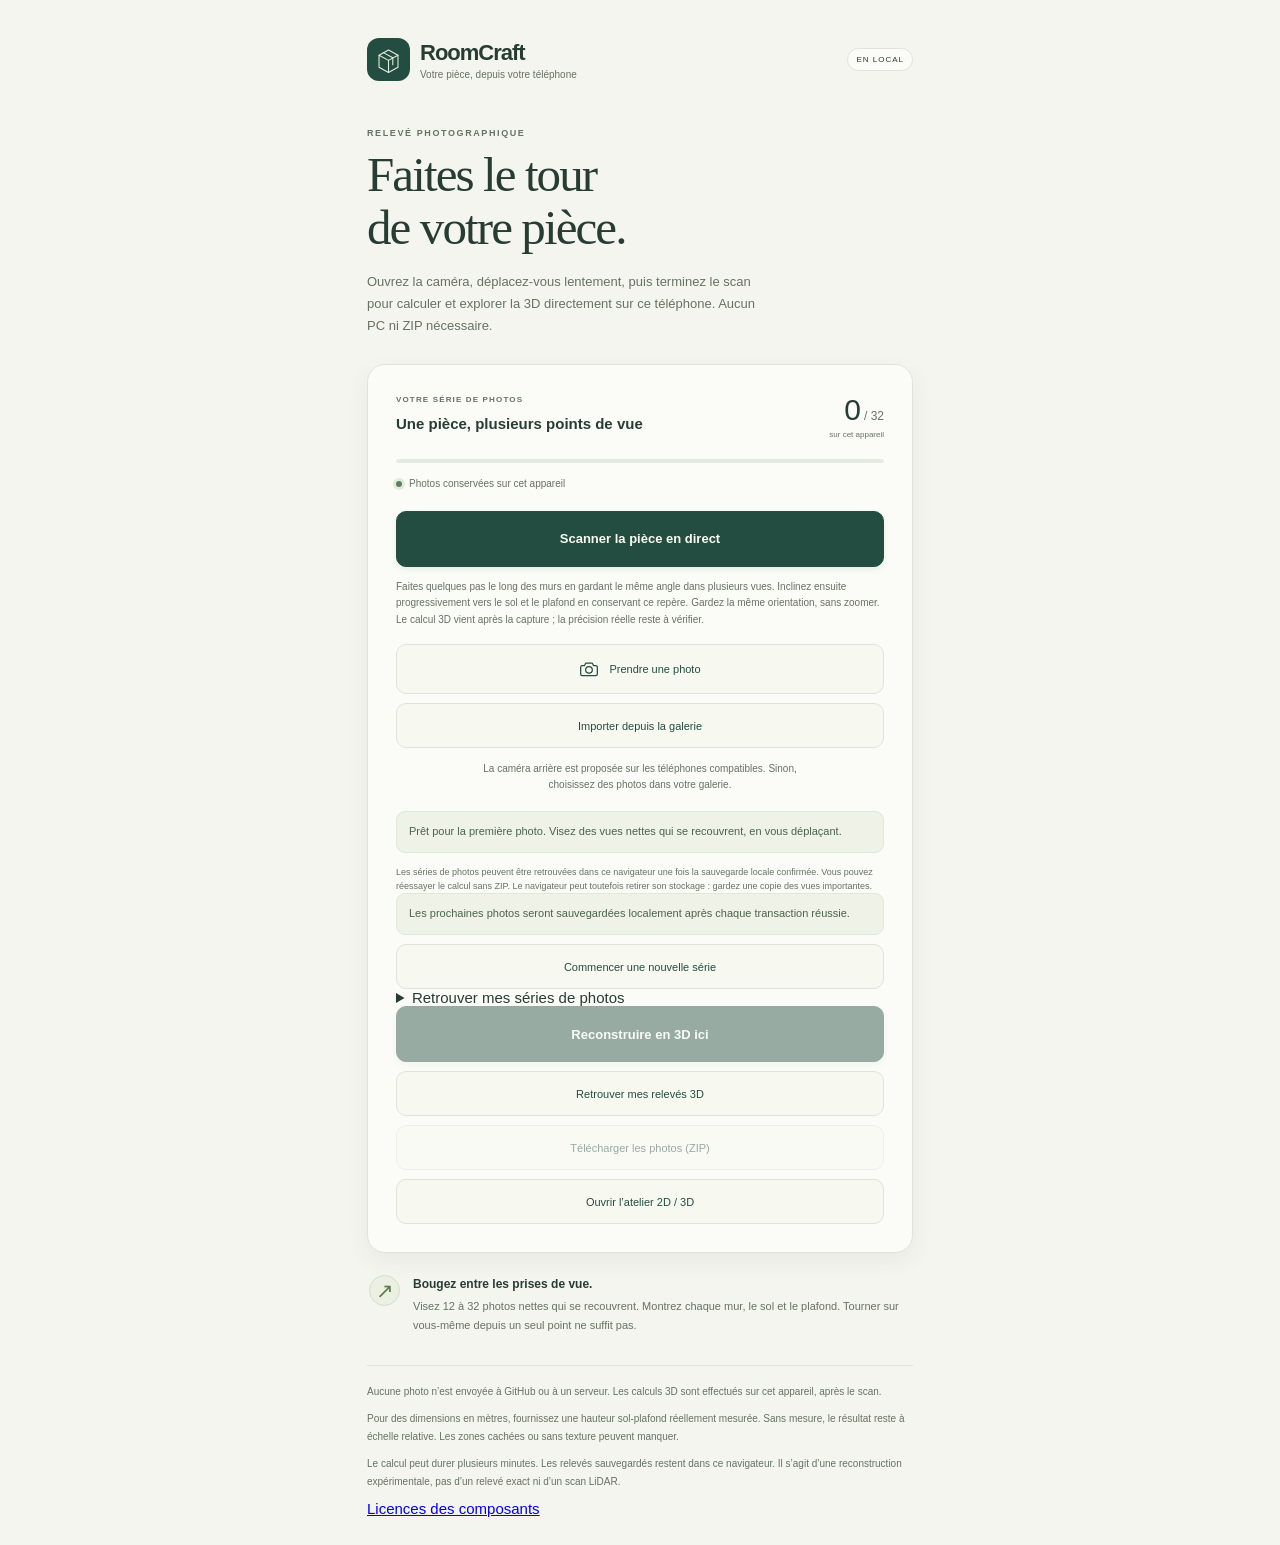
<file: docs/index.html>
<!doctype html>
<html lang="fr" data-capture-mode="local">
  <head>
    <meta charset="UTF-8" />
    <meta name="viewport" content="width=device-width, initial-scale=1, viewport-fit=cover" />
    <meta name="referrer" content="no-referrer" />
    <meta name="color-scheme" content="light" />
    <meta name="theme-color" content="#234d40" />
    <title>RoomCraft · Photos de votre pièce</title>
    <link rel="stylesheet" href="./styles.css?v=20261022-phone3d" />
    <script src="./client.js?v=20261026-scan-retry" defer></script>
  </head>
  <body>
    <main>
      <header class="brand">
        <div class="brand-mark" aria-hidden="true">
          <svg viewBox="0 0 36 36" fill="none">
            <path d="M7 27V13l11-6 11 6v14l-11 6-11-6Z" />
            <path d="m7 13 11 6 11-6M18 19v14M12 10l11 6v8" />
          </svg>
        </div>
        <div>
          <strong>RoomCraft</strong>
          <p>L’atelier, depuis votre téléphone</p>
        </div>
        <span class="local-badge">EN LOCAL</span>
      </header>

      <section class="intro" aria-labelledby="page-title">
        <p class="eyebrow">RELEVÉ PHOTOGRAPHIQUE</p>
        <h1 id="page-title">Faites le tour<br />de votre pièce.</h1>
        <p>
          Photographiez les surfaces depuis plusieurs positions. Vos images arrivent dans l’atelier
          ouvert sur votre ordinateur.
        </p>
      </section>

      <section class="capture-card" aria-labelledby="capture-title">
        <div class="card-heading">
          <div>
            <p class="eyebrow">VOTRE SÉRIE DE PHOTOS</p>
            <h2 id="capture-title">Une pièce, plusieurs points de vue</h2>
          </div>
          <div class="count" data-testid="phone-count">
            <strong id="received-count">—</strong><span id="maximum-count">/ 32</span
            ><small>reçues sur le PC</small>
          </div>
        </div>
        <div class="progress-track" aria-hidden="true"><div id="progress-fill"></div></div>
        <p class="connection" id="connection-state">
          <span class="connection-dot" aria-hidden="true"></span
          ><span id="connection-text">Connexion à votre ordinateur…</span>
        </p>

        <button class="primary-button" id="scan-start" type="button" disabled>
          Scanner la pièce en direct
        </button>
        <section
          class="live-scan"
          id="live-scan"
          role="dialog"
          aria-modal="true"
          aria-label="Caméra du scan"
          hidden
        >
          <div class="viewfinder">
            <video
              id="scan-video"
              autoplay
              muted
              playsinline
              aria-label="Aperçu de la caméra arrière"
            ></video>
            <div class="scan-reticle" aria-hidden="true"></div>
            <span class="scan-badge">CAPTURE AUTOMATIQUE</span>
            <span class="scan-count" id="scan-count">0 / 32 vues</span>
          </div>
          <p class="scan-feedback" id="scan-feedback" role="status" aria-live="polite">
            Ouverture de la caméra…
          </p>
          <p class="scan-tip">
            1. Faites quelques pas le long des murs et gardez le même angle visible dans plusieurs
            vues. 2. Inclinez progressivement vers le sol, puis le plafond, en gardant ce repère.
            Gardez la même orientation, sans zoomer ; ne tournez pas seulement sur place.
          </p>
          <figure id="scan-reference" hidden>
            <img
              id="scan-reference-image"
              alt="Dernière vue conservée, repère visuel pour la suivante"
            />
            <figcaption>
              Gardez une partie de cette vue. Ce repère ne mesure pas la couverture 3D.
            </figcaption>
          </figure>
          <button class="primary-button" id="scan-stop" type="button">Terminer le scan</button>
        </section>
        <p class="scan-explanation" id="scan-explanation">
          La caméra reste ouverte et les vues sont prises automatiquement pendant votre déplacement.
          Autorisez la caméra lorsque le navigateur le demande. Les images servent à la
          reconstruction sur PC ; aucune géométrie 3D n’est calculée en direct.
        </p>

        <button class="secondary-button" id="capture-button" type="button" disabled>
          <svg aria-hidden="true" viewBox="0 0 24 24" fill="none">
            <path
              d="M8 5 6.5 8H4a2 2 0 0 0-2 2v8a2 2 0 0 0 2 2h16a2 2 0 0 0 2-2v-8a2 2 0 0 0-2-2h-2.5L16 5H8Z"
            />
            <circle cx="12" cy="13" r="4" />
          </svg>
          Prendre une photo
        </button>
        <input
          id="camera-input"
          data-testid="phone-camera-input"
          aria-label="Prendre une photo avec la caméra arrière"
          type="file"
          accept="image/*"
          capture="environment"
          hidden
        />
        <button class="secondary-button" id="gallery-button" type="button" disabled>
          Importer depuis la galerie
        </button>
        <input
          id="gallery-input"
          data-testid="phone-gallery-input"
          aria-label="Choisir des photos dans la galerie"
          type="file"
          accept="image/*"
          multiple
          hidden
        />
        <p class="camera-note">
          La caméra arrière est proposée sur les téléphones compatibles. Sinon, choisissez des
          photos dans votre galerie.
        </p>

        <div class="status-box" id="status-box" role="status" aria-live="polite" aria-atomic="true">
          <p id="status-text">Préparation de votre session…</p>
        </div>
        <button class="retry-button" id="retry-button" type="button" hidden>
          Vérifier la connexion et le compteur
        </button>
        <p class="expiry" id="expiry-text"></p>
        <button class="primary-button" id="reconstruct-phone" type="button" hidden>
          Reconstruire en 3D ici
        </button>
        <button class="secondary-button" id="saved-phone" type="button" hidden>
          Retrouver mes relevés 3D
        </button>
        <button class="secondary-button" id="download-button" type="button" hidden>
          Télécharger les photos (ZIP)
        </button>
        <a class="secondary-button atelier-link" id="atelier-link" href="./atelier/" hidden
          >Ouvrir l’atelier 2D / 3D</a
        >
      </section>

      <section class="guidance" aria-labelledby="guidance-title">
        <div class="guidance-icon" aria-hidden="true">↗</div>
        <div>
          <h2 id="guidance-title">Bougez entre les prises de vue.</h2>
          <p>
            Visez 12 à 32 photos nettes qui se recouvrent. Montrez chaque mur, le sol et le plafond.
            Tourner sur vous-même depuis un seul point ne suffit pas.
          </p>
        </div>
      </section>

      <section class="recent-section" id="recent-section" aria-labelledby="recent-title" hidden>
        <div class="section-heading">
          <h2 id="recent-title">Derniers envois confirmés</h2>
          <span>JPEG</span>
        </div>
        <ol id="recent-photos" class="recent-photos"></ol>
      </section>

      <footer>
        <p>
          <strong>Gardez RoomCraft ouvert sur le PC.</strong> Votre téléphone et votre ordinateur
          doivent rester sur le même Wi-Fi.
        </p>
        <p>
          Les photos sont préparées en JPEG puis transmises à votre ordinateur. Cette liaison Wi-Fi
          locale en HTTP n’est pas chiffrée : utilisez votre réseau de confiance et fermez la
          session après les prises de vue.
        </p>
        <p class="footer-note">
          La reconstruction et sa calibration par une mesure réelle se poursuivent sur l’ordinateur.
          Ces prises de vue ne constituent pas un scan LiDAR ni un relevé exact.
        </p>
      </footer>
      <noscript
        >Activez JavaScript pour préparer et transmettre les photos à votre ordinateur.</noscript
      >
    </main>
  </body>
</html>
</file>
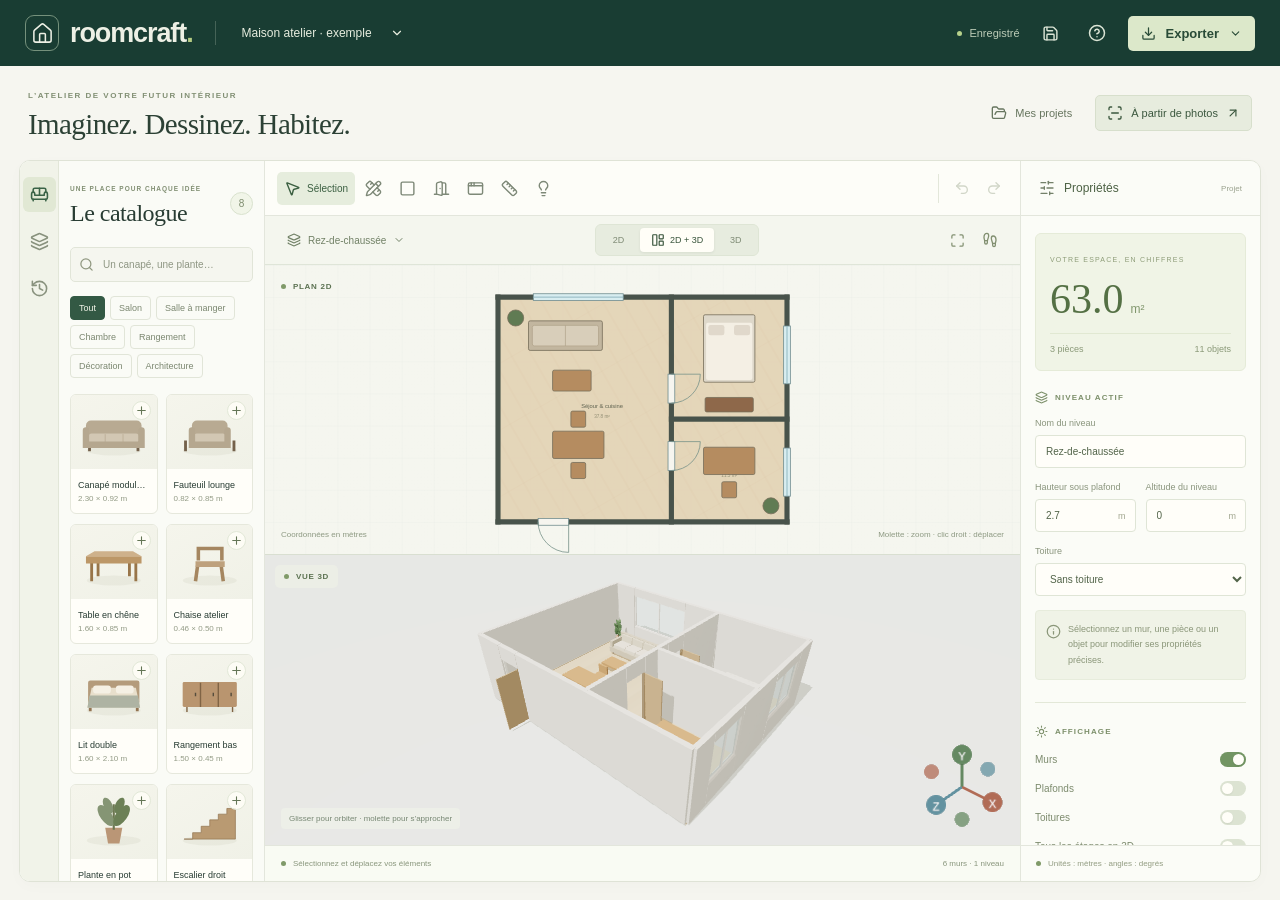
<file: docs/atelier/index.html>
<!doctype html>
<html lang="fr">
  <head>
    <meta charset="UTF-8" />
    <meta name="viewport" content="width=device-width, initial-scale=1.0" />
    <meta name="theme-color" content="#193d36" />
    <meta
      name="description"
      content="RoomCraft : atelier de conception architecturale 2D et 3D, local et précis."
    />
    <title>RoomCraft — Atelier de conception</title>
    <script type="module" crossorigin src="./assets/index-C7lUF97w.js"></script>
    <link rel="modulepreload" crossorigin href="./assets/jsx-runtime-Wy9s6hX0.js">
    <link rel="stylesheet" crossorigin href="./assets/index-AzLUvHxz.css">
  </head>
  <body>
    <div id="root"></div>
  </body>
</html>
</file>
<file: docs/styles.css>
:root {
  font-family: Inter, 'Segoe UI', Arial, sans-serif;
  color: #273c32;
  background: #f5f5ef;
  font-synthesis: none;
  font-size: 15px;
  --green: #234d40;
  --muted: #667264;
  --line: #dfe4d8;
  --paper: #fbfcf7;
}
* {
  box-sizing: border-box;
}
body {
  margin: 0;
  min-width: 280px;
}
main {
  max-width: 590px;
  margin: auto;
  padding: 30px 22px max(28px, env(safe-area-inset-bottom));
}
button,
input {
  font: inherit;
}
button {
  cursor: pointer;
  touch-action: manipulation;
  -webkit-tap-highlight-color: transparent;
}
button:disabled {
  cursor: wait;
  opacity: 0.46;
}
.atelier-link {
  display: block;
  text-decoration: none;
  text-align: center;
  box-sizing: border-box;
}
button:focus-visible {
  outline: 3px solid #8dbb9f;
  outline-offset: 4px;
}
[hidden] {
  display: none !important;
}
.brand {
  display: flex;
  align-items: center;
  gap: 10px;
  margin-bottom: 43px;
}
.brand-mark {
  display: grid;
  place-items: center;
  width: 43px;
  height: 43px;
  border-radius: 12px;
  background: var(--green);
  flex: 0 0 auto;
}
.brand-mark svg {
  width: 31px;
  height: 31px;
  stroke: #e5eddd;
  stroke-width: 1.25;
  stroke-linecap: round;
  stroke-linejoin: round;
}
.brand strong {
  font-size: 22px;
  letter-spacing: -1px;
  font-weight: 650;
}
.brand strong span {
  font-size: 9px;
  letter-spacing: 0;
  vertical-align: top;
  margin-left: 3px;
}
.brand p {
  margin: 3px 0 0;
  color: var(--muted);
  font-size: 10px;
}
.local-badge {
  margin-left: auto;
  font-size: 8px;
  letter-spacing: 1px;
  border: 1px solid var(--line);
  border-radius: 20px;
  padding: 6px 8px;
  white-space: nowrap;
  background: var(--paper);
}
.eyebrow {
  font-size: 9px;
  font-weight: 700;
  letter-spacing: 1.6px;
  color: #63745f;
  margin: 0 0 11px;
}
.intro h1 {
  font-family: Georgia, 'Times New Roman', serif;
  font-size: clamp(36px, 9vw, 49px);
  line-height: 1.08;
  letter-spacing: -1.9px;
  font-weight: 400;
  margin: 0 0 16px;
}
.intro > p:last-child {
  font-size: 13px;
  line-height: 1.7;
  max-width: 390px;
  color: var(--muted);
  margin: 0 0 27px;
}
.capture-card {
  padding: 23px 20px 19px;
  border: 1px solid var(--line);
  border-radius: 18px;
  background: var(--paper);
  box-shadow: 0 8px 22px #293e3010;
}
.card-heading {
  display: flex;
  align-items: flex-start;
  gap: 12px;
}
.card-heading > div:first-child {
  flex: 1;
  min-width: 0;
}
.card-heading .eyebrow {
  font-size: 8px;
  letter-spacing: 1.15px;
  margin: 2px 0 9px;
}
.card-heading h2 {
  font-size: 15px;
  line-height: 1.4;
  font-weight: 600;
  margin: 0;
  max-width: 230px;
}
.count {
  min-width: 85px;
  text-align: right;
  white-space: nowrap;
}
.count strong {
  font-size: 30px;
  font-weight: 500;
  letter-spacing: -1px;
}
.count > span {
  font-size: 12px;
  color: var(--muted);
  margin-left: 4px;
}
.count small {
  display: block;
  font-size: 8px;
  color: var(--muted);
  margin-top: 3px;
}
.progress-track {
  height: 4px;
  overflow: hidden;
  background: #e7ebdf;
  border-radius: 3px;
  margin: 20px 0 14px;
}
.progress-track > div {
  height: 100%;
  width: 0;
  background: #7e9c6a;
  transition: width 0.2s;
}
.connection {
  display: flex;
  align-items: center;
  gap: 7px;
  color: var(--muted);
  font-size: 10px;
  margin: 0 0 19px;
  line-height: 1.45;
}
.connection-dot {
  width: 6px;
  height: 6px;
  flex: 0 0 auto;
  border-radius: 50%;
  background: #9b9e91;
}
.connection.connected .connection-dot {
  background: #59835c;
  box-shadow: 0 0 0 3px #e3ebdd;
}
.connection.problem .connection-dot {
  background: #b4783d;
}
.primary-button,
.secondary-button {
  display: flex;
  align-items: center;
  justify-content: center;
  gap: 10px;
  width: 100%;
  min-height: 52px;
  border-radius: 10px;
  font-size: 13px;
  font-weight: 600;
  padding: 14px 13px;
}
.primary-button {
  background: var(--green);
  border: 1px solid var(--green);
  color: #f9fbf4;
  box-shadow: 0 3px 6px #234d4015;
}
.primary-button:not(:disabled):active {
  background: #356750;
}
.primary-button svg,
.secondary-button svg {
  width: 20px;
  height: 20px;
  stroke: currentColor;
  stroke-width: 1.5;
  stroke-linecap: round;
  stroke-linejoin: round;
}
.secondary-button {
  margin-top: 9px;
  min-height: 45px;
  border: 1px solid var(--line);
  color: var(--green);
  background: #f7f9f1;
  font-weight: 500;
  font-size: 11px;
}
.secondary-button:not(:disabled):active {
  background: #e8efdf;
}
.camera-note {
  font-size: 10px;
  line-height: 1.6;
  color: var(--muted);
  text-align: center;
  margin: 13px 5px 18px;
}
.scan-explanation,
.scan-tip {
  font-size: 10px;
  color: var(--muted);
  line-height: 1.65;
  margin: 12px 0 16px;
}
.live-scan {
  position: fixed;
  inset: 0;
  z-index: 20;
  display: flex;
  flex-direction: column;
  max-width: 590px;
  margin: auto;
  padding: max(12px, env(safe-area-inset-top)) 14px max(16px, env(safe-area-inset-bottom));
  background: var(--paper);
  overflow: auto;
}
.viewfinder {
  position: relative;
  overflow: hidden;
  border-radius: 12px;
  background: #15251f;
  flex: 1;
  min-height: 180px;
}
.viewfinder video {
  display: block;
  width: 100%;
  height: 100%;
  object-fit: contain;
}
.scan-reticle {
  position: absolute;
  inset: 24%;
  border: 1px solid #ffffff80;
  border-radius: 16px;
  pointer-events: none;
}
.scan-badge {
  position: absolute;
  top: 12px;
  left: 12px;
  padding: 7px 9px;
  color: #fff;
  background: #153a2acc;
  border-radius: 20px;
  font-size: 8px;
  letter-spacing: 1px;
}
.scan-count {
  position: absolute;
  bottom: 12px;
  right: 12px;
  padding: 8px 11px;
  color: white;
  background: #153a2acc;
  border-radius: 20px;
  font-size: 12px;
}
.scan-feedback {
  font-size: 12px;
  font-weight: 600;
  line-height: 1.6;
  margin: 12px 0 0;
}
.status-box {
  background: #eef2e7;
  border: 1px solid #e2e8d8;
  border-radius: 9px;
  padding: 11px 12px;
}
.status-box p {
  font-size: 11px;
  line-height: 1.6;
  margin: 0;
  color: #4c634c;
  overflow-wrap: anywhere;
}
.status-box.error {
  background: #fbf0e0;
  border-color: #ebd9b9;
}
.status-box.error p {
  color: #805a2c;
}
.retry-button {
  border: 0;
  border-bottom: 1px solid #8da184;
  background: transparent;
  color: var(--green);
  font-size: 11px;
  padding: 5px 0;
  margin-top: 10px;
  text-align: left;
  line-height: 1.6;
}
.expiry {
  font-size: 9px;
  color: var(--muted);
  margin: 12px 0 0;
  line-height: 1.6;
}
.expiry:empty {
  display: none;
}
.guidance {
  display: flex;
  gap: 13px;
  margin: 22px 2px 26px;
  padding: 0;
}
.guidance-icon {
  border: 1px solid #d4dfc8;
  color: #5c7e4d;
  width: 31px;
  height: 31px;
  flex: 0 0 auto;
  display: grid;
  place-items: center;
  border-radius: 50%;
  background: #ebf0e3;
  font-size: 21px;
}
.guidance h2 {
  font-size: 12px;
  font-weight: 600;
  margin: 2px 0 6px;
}
.guidance p {
  font-size: 11px;
  line-height: 1.75;
  color: var(--muted);
  margin: 0;
}
.section-heading {
  display: flex;
  align-items: center;
  justify-content: space-between;
  padding-bottom: 12px;
  border-bottom: 1px solid var(--line);
}
.section-heading h2 {
  font-size: 11px;
  font-weight: 600;
  margin: 0;
}
.section-heading span {
  font-size: 8px;
  color: var(--muted);
  letter-spacing: 1px;
}
.recent-photos {
  list-style: none;
  padding: 0;
  margin: 0;
}
.recent-photos li {
  display: flex;
  align-items: center;
  gap: 12px;
  padding: 12px 0;
  border-bottom: 1px solid var(--line);
}
.recent-photos img {
  width: 56px;
  height: 43px;
  object-fit: cover;
  border-radius: 6px;
  background: #e9ecdf;
  flex: 0 0 auto;
}
.recent-photos li > div {
  min-width: 0;
  flex: 1;
}
.recent-photos strong {
  display: block;
  overflow: hidden;
  text-overflow: ellipsis;
  white-space: nowrap;
  font-size: 10px;
  font-weight: 500;
  margin-bottom: 5px;
}
.recent-photos small {
  font-size: 9px;
  color: var(--muted);
}
.sent-check {
  display: grid;
  place-items: center;
  width: 20px;
  height: 20px;
  border-radius: 50%;
  color: #58754d;
  background: #e6eeda;
  font-size: 12px;
  flex: 0 0 auto;
}
footer {
  border-top: 1px solid var(--line);
  padding-top: 17px;
  margin-top: 29px;
}
footer p {
  font-size: 10px;
  line-height: 1.75;
  color: var(--muted);
  margin: 0 0 10px;
}
footer strong {
  font-weight: 600;
  color: #52644f;
}
footer .footer-note {
  font-size: 9px;
  color: #7b8575;
}
noscript {
  display: block;
  margin-top: 20px;
  border: 1px solid #b4783d;
  border-radius: 8px;
  padding: 14px;
  font-size: 13px;
  line-height: 1.6;
}
@media (min-width: 520px) {
  main {
    padding-top: 38px;
  }
  .capture-card {
    padding: 28px;
  }
  .brand {
    margin-bottom: 47px;
  }
  .card-heading h2 {
    max-width: none;
  }
  .primary-button {
    min-height: 56px;
  }
  .camera-note {
    max-width: 360px;
    margin-left: auto;
    margin-right: auto;
  }
}
@media (max-width: 340px) {
  main {
    padding-left: 14px;
    padding-right: 14px;
  }
  .capture-card {
    padding: 18px 15px;
  }
  .local-badge {
    display: none;
  }
  .card-heading h2 {
    font-size: 14px;
  }
  .count {
    min-width: 70px;
  }
}
@media (prefers-reduced-motion: reduce) {
  * {
    transition: none !important;
  }
}
</file>
<file: docs/atelier/assets/index-AzLUvHxz.css>
:root{color:#283c33;font-synthesis:none;--green:#234d40;--ink:#273c32;--muted:#7b857a;--line:#e3e6dc;--paper:#fbfcf7;--accent:#e5eddd;background:#f5f5ef;font-family:Inter,Segoe UI,Arial,sans-serif;font-size:13px;font-weight:400}*{box-sizing:border-box}body{margin:0}button,input,select,textarea{font:inherit}button{cursor:pointer}button:disabled{opacity:.35;cursor:not-allowed}button,a,input,select,textarea{outline-offset:4px}button:focus-visible,a:focus-visible{outline:2px solid #4e8e73}input:focus,select:focus,textarea:focus{border-color:#6c967c;outline:1px solid #6c967c}button{color:inherit;background:0 0;border:0}a{color:inherit;text-decoration:none}svg{flex-shrink:0}button{transition:background .15s,color .15s,box-shadow .15s}button:hover{background:#eef1e7}h1,h2,h3,p{margin:0}h2{font-weight:550}button svg{pointer-events:none}.app-shell{flex-direction:column;height:100dvh;min-height:650px;display:flex;overflow:hidden}.app-header{color:#edf0e5;background:#193d33;flex-shrink:0;align-items:center;gap:22px;height:66px;padding:0 25px;display:flex}.brand{letter-spacing:-1.1px;align-items:center;gap:11px;font-size:27px;font-weight:580;display:flex}.brand-mark{border:1px solid #75917c;border-radius:9px;place-items:center;width:34px;height:36px;display:grid}.brand-dot{color:#b5cc83}.header-separator{background:#456357;width:1px;height:24px}.project-switch{color:#e7eddf;align-items:center;gap:18px;max-width:330px;padding:9px 4px;font-size:12px;display:flex}.project-switch span{text-overflow:ellipsis;white-space:nowrap;overflow:hidden}.project-switch:hover,.header-icon:hover{background:#34574a}.project-tag{color:#a7bca8;letter-spacing:1.1px;border:1px solid #4a6858;border-radius:4px;padding:5px 7px;font-size:9px}.header-actions{align-items:center;gap:15px;margin-left:auto;display:flex}.save-state{color:#bdccb8;align-items:center;gap:7px;font-size:11px;display:flex}.save-state>span{background:#b7d28c;border-radius:50%;width:5px;height:5px}.save-state.pending>span{background:#e9cb8a}.header-icon{color:#dbe4d5;border-radius:5px;place-items:center;padding:7px;display:grid}.export-button{color:#294b37;background:#dce8ca;border-radius:5px;align-items:center;gap:10px;padding:10px 13px;font-weight:600;display:flex}.export-button:hover{background:#edf5df}.export-wrap{position:relative}.menu-dismiss{z-index:20;position:fixed;inset:0}.dropdown{z-index:21;border:1px solid var(--line);min-width:255px;color:var(--ink);background:#fffef8;border-radius:10px;padding:6px;position:absolute;top:calc(100% + 12px);right:0;box-shadow:0 10px 35px #172b3020}.dropdown button{text-align:left;border-radius:5px;align-items:center;gap:12px;width:100%;padding:12px;display:flex}.dropdown small{color:var(--muted);margin-top:4px;font-size:11px;display:block}.workspace-header{background:#f6f6f0;flex-shrink:0;justify-content:space-between;align-items:center;height:94px;padding:0 28px;display:flex}.eyebrow{letter-spacing:1.5px;color:#829074;font-size:8px;font-weight:600}.workspace-header h1{letter-spacing:-.6px;color:#2c4135;margin-top:7px;font-family:Georgia,Times New Roman,serif;font-size:29px;font-weight:400}.workspace-actions{align-items:center;gap:12px;display:flex}.quiet-button,.photo-button,.outlined-button,.primary-button{white-space:nowrap;border-radius:5px;justify-content:center;align-items:center;gap:8px;padding:9px 11px;font-size:11px;display:inline-flex}.quiet-button{color:#67765f}.photo-button{color:#3b573e;background:#e7ecde;border:1px solid #d7dfcc}.photo-button:hover{background:#dce5d2}.outlined-button{background:#fcfdf8;border:1px solid #dbe1d1}.primary-button{background:var(--green);color:#fffdf2;font-weight:550}.primary-button:hover{background:#37654d}.full{width:100%;margin-top:10px}.editor-shell{background:var(--paper);border:1px solid #dfe3d6;border-radius:11px;flex:1;grid-template-columns:270px minmax(0,1fr) 262px;min-height:0;margin:0 19px 18px;display:grid;overflow:hidden;box-shadow:0 4px 16px #26392c05}.library{border-right:1px solid var(--line);background:#fafbf6;min-width:0;min-height:0;display:flex}.library-tabs{background:#f1f3e9;border-right:1px solid #e2e6d8;flex-direction:column;flex-shrink:0;align-items:center;gap:12px;width:43px;padding:16px 4px;display:flex}.library-tabs button{color:#89927e;border-radius:6px;place-items:center;width:33px;height:35px;display:grid}.library-tabs button.active{color:#3a6347;background:#e1e8d4}.library-content{scrollbar-width:thin;scrollbar-color:#d4dcc8 transparent;flex:1;min-width:0;padding:21px 14px 14px;overflow:auto}.library-heading{justify-content:space-between;align-items:center;gap:8px;margin-bottom:20px;display:flex}.library-heading .eyebrow{letter-spacing:1px;white-space:nowrap;font-size:6.5px}.library-heading h2{letter-spacing:-.5px;margin-top:6px;font-family:Georgia,serif;font-size:24px;font-weight:400}.count-badge{color:#7d8b6d;background:#f1f5e8;border:1px solid #d9e2ce;border-radius:50%;place-items:center;width:23px;height:23px;font-size:10px;display:grid}.search-field{color:#909880;background:#f5f6ef;border:1px solid #e1e5d8;border-radius:5px;align-items:center;gap:7px;padding:9px 8px;display:flex}.search-field input{color:#3b513f;background:0 0;border:0;outline:none;width:100%;font-size:10px}.search-field input::placeholder{color:#8e9683}.category-pills{flex-wrap:wrap;gap:5px;margin:14px 0 16px;display:flex}.category-pills button{color:#7b8770;border:1px solid #e1e5d8;border-radius:4px;padding:6px 8px;font-size:9px}.category-pills button.active{color:#f1f3e7;background:#335944;border-color:#335944}.catalog-grid{grid-template-columns:1fr 1fr;gap:10px 8px;display:grid}.catalog-item{text-align:left;background:#fffef9;border:1px solid #e6e8dc;border-radius:6px;min-width:0;padding:0 0 10px;position:relative;overflow:hidden}.catalog-item:hover{background:#fbfcf3;border-color:#aabd98;box-shadow:0 3px 8px #26392c0a}.catalog-item:active{cursor:grabbing}.furniture-preview{background:linear-gradient(150deg,#f5f5ec,#f0f1e7);width:100%;height:80px}.catalog-plus{color:#647656;background:#fffef7dd;border:1px solid #e2e8d7;border-radius:50%;place-items:center;width:19px;height:19px;display:grid;position:absolute;top:6px;right:6px}.catalog-item strong{white-space:nowrap;text-overflow:ellipsis;margin:8px 7px 4px;font-size:9px;font-weight:500;display:block;overflow:hidden}.catalog-item>span:last-child{color:#939b86;margin:0 7px;font-size:8px;display:block}.library-tip{color:#8b947d;border-top:1px solid #e5e9dd;align-items:flex-start;gap:8px;margin-top:22px;padding:11px 7px;font-size:9px;line-height:1.65;display:flex}.library-tip svg{color:#91a079;margin-top:3px}.original-assets{color:#8c997d;justify-content:center;align-items:center;gap:6px;margin-top:8px;font-size:8px;display:flex}.status-dot{background:#809a69;border-radius:50%;flex-shrink:0;width:5px;height:5px;display:inline-block}.editor-main{background:#eef1e9;flex-direction:column;min-width:0;min-height:0;display:flex}.editor-toolbar{border-bottom:1px solid var(--line);background:#fdfdf8;flex-shrink:0;justify-content:space-between;align-items:center;gap:8px;min-height:55px;padding:9px 12px;display:flex}.drawing-tools{scrollbar-width:none;align-items:center;gap:3px;display:flex;overflow:auto}.drawing-tools button{color:#7e8978;border-radius:5px;align-items:center;gap:6px;padding:8px 9px;font-size:10px;display:flex}.drawing-tools button.active{color:#3c6042;background:#e6eddd}.toolbar-end{border-left:1px solid #e3e7da;align-items:center;gap:3px;padding-left:8px;display:flex}.icon-button{color:#829071;border-radius:4px;flex-shrink:0;place-items:center;width:29px;height:29px;padding:0;display:inline-grid}.icon-button:hover{background:#e9efdf}.icon-button.active{color:#315a3e;background:#d9e5cd}.view-toolbar{background:#f4f6ee;border-bottom:1px solid #dfe5d8;flex-shrink:0;justify-content:space-between;align-items:center;gap:8px;height:49px;padding:0 16px;display:flex}.level-selector{color:#718166;white-space:nowrap;align-items:center;gap:7px;max-width:180px;font-size:10px;display:flex;overflow:hidden}.view-switch{background:#e7ecdf;border:1px solid #dee5d5;border-radius:6px;align-items:center;gap:2px;padding:3px;display:flex}.view-switch button{color:#7e8a74;border-radius:4px;justify-content:center;align-items:center;gap:5px;min-width:39px;padding:5px 11px;font-size:9px;display:flex}.view-switch button.active{color:#37533a;background:#fffef7;box-shadow:0 1px 3px #34422b15}.view-actions{gap:3px;display:flex}.viewports{flex:1;min-height:0;display:grid;position:relative}.view-split{grid-template-columns:1fr 1fr}.view-split .plan-panel{border-right:1px solid #d9dfd1}.plan-panel,.scene-panel{min-width:0;min-height:0;position:relative;overflow:hidden}.plan-panel{background:#f5f6ef}.plan-panel>svg{-webkit-user-select:none;user-select:none;width:100%;height:100%;display:block}.canvas-caption{z-index:2;color:#5c7252;pointer-events:none;letter-spacing:.7px;align-items:center;gap:7px;font-size:8px;font-weight:600;display:flex;position:absolute;top:17px;left:16px}.canvas-caption>span:last-child{letter-spacing:0;color:#8c9881;font-size:8px;font-weight:400;display:none}.scene-panel .canvas-caption{background:#edf0e6ba;border-radius:5px;padding:7px 9px;top:10px;left:10px}.room-label{text-anchor:middle;fill:#5c604e;pointer-events:none;font-size:.18px;font-weight:500}.area-label{text-anchor:middle;fill:#908d73;pointer-events:none;font-size:.145px}.dimension{stroke:#7a9772;stroke-width:.015px;fill:#7a9772;pointer-events:none}.dimension text{text-anchor:middle;stroke:#f7f7ef;stroke-width:.045px;paint-order:stroke;fill:#5d7a56;font-size:.15px}.plan-footer{color:#8d9982;pointer-events:none;justify-content:space-between;gap:8px;font-size:8px;display:flex;position:absolute;bottom:15px;left:16px;right:16px}.plan-footer>span:last-child{text-align:right}.scene-hint{pointer-events:none;color:#778773;background:#eff2e9b0;border-radius:4px;padding:6px 8px;font-size:8px;position:absolute;bottom:16px;left:16px}.editor-status{color:#89967c;border-top:1px solid var(--line);background:#f9fbf3;justify-content:space-between;align-items:center;gap:12px;min-height:36px;padding:12px 16px;font-size:8px;display:flex}.editor-status>span:first-child{align-items:center;gap:7px;display:flex}.editor-status>span:last-child{white-space:nowrap}.inspector{border-left:1px solid var(--line);background:#fbfcf7;flex-direction:column;min-height:0;display:flex}.panel-title{border-bottom:1px solid var(--line);color:#74816a;align-items:center;gap:9px;height:55px;padding:0 18px;display:flex}.panel-title h2{color:#4d6245;font-size:12px;font-weight:500}.panel-title>span{color:#9aa28e;margin-left:auto;font-size:8px}.inspector-scroll{scrollbar-width:thin;scrollbar-color:#d4dcc8 transparent;flex:1;min-height:0;padding:19px 18px;overflow:auto}.selection-heading{align-items:center;gap:11px;margin-bottom:21px;display:flex}.selection-symbol{color:#8d9d77;background:#eef1e5;border:1px solid #e1e6d5;border-radius:7px;place-items:center;width:43px;height:43px;display:grid}.selection-heading small{letter-spacing:1.1px;color:#9b9f8a;font-size:7px}.selection-heading h3{letter-spacing:-.3px;margin-top:4px;font-family:Georgia,serif;font-size:20px;font-weight:400}.field{flex-direction:column;gap:7px;min-width:0;margin-bottom:14px;display:flex}.field>span{color:#8a957d;justify-content:space-between;gap:5px;font-size:9px;display:flex}.field input:not([type=color]):not([type=checkbox]):not([type=range]),.field select{color:#526449;background:#fffef9;border:1px solid #dfe5d6;border-radius:4px;width:100%;min-width:0;min-height:33px;padding:9px 10px;font-size:10px}.field select{padding-right:5px}.fields-two{grid-template-columns:1fr 1fr;gap:0 10px;display:grid}.input-unit{align-items:center;display:flex;position:relative}.field .input-unit input{font-variant-numeric:tabular-nums;padding-right:23px!important}.input-unit>span{pointer-events:none;color:#a1a68f;font-size:9px;position:absolute;right:10px}.input-unit input::-webkit-inner-spin-button{appearance:none}.input-unit input{appearance:textfield}.section-label{letter-spacing:1.1px;color:#7d906b;align-items:center;gap:7px;margin:20px 0 14px;font-size:8px;font-weight:600;display:flex}.section-label:first-child{margin-top:0}.color-field>div{background:#fffef9;border:1px solid #e2e7d8;border-radius:4px;align-items:center;gap:10px;padding:6px;display:flex}.color-field input{cursor:pointer;background:0 0;border:0;width:26px;height:24px;padding:0}.color-field code{color:#8b967b;font-size:9px}.info-note{color:#8a9679;background:#f0f3e7;border:1px solid #e7ecdc;border-radius:4px;gap:7px;margin:10px 0 16px;padding:11px 10px;font-size:9px;line-height:1.7;display:flex}.info-note svg{margin-top:2px}.danger-button{color:#a16e58;background:#f7eee6;border:1px solid #eddfd4;border-radius:5px;justify-content:center;align-items:center;gap:7px;padding:9px 10px;font-size:10px;display:flex}.danger-button:hover{background:#f1dfd3}.inspector-divider{background:#e3e8d8;height:1px;margin:22px 0}.toggle-row{color:#7d8b6e;justify-content:space-between;align-items:center;gap:10px;margin:14px 0;font-size:10px;display:flex}.toggle-row input{appearance:none;cursor:pointer;background:#dce3d2;border-radius:15px;flex-shrink:0;width:26px;height:15px;margin:0;position:relative}.toggle-row input:before{content:"";background:#fffef8;border-radius:50%;width:11px;height:11px;transition:left .15s;position:absolute;top:2px;left:2px;box-shadow:0 1px 2px #0001}.toggle-row input:checked{background:#729563}.toggle-row input:checked:before{left:13px}.field input[type=range]{accent-color:#729563;width:100%;margin:4px 0}.field b{color:#617c52;font-weight:400}.inspector-bottom{border-top:1px solid var(--line);color:#929c81;align-items:center;gap:7px;padding:13px 15px;font-size:8px;display:flex}.overview-card{background:#f0f4e6;border:1px solid #e5ebd8;border-radius:6px;padding:16px 14px}.overview-card>span{letter-spacing:1.2px;color:#8e9d79;font-size:7px}.overview-card>strong{color:#547044;margin:10px 0;font-family:Georgia,serif;font-size:42px;font-weight:400;display:block}.overview-card strong small{color:#81966d;margin-left:7px;font-family:Inter,Segoe UI,sans-serif;font-size:12px}.overview-card>div{color:#8a9978;border-top:1px solid #e1e8d2;justify-content:space-between;padding-top:10px;font-size:9px;display:flex}.area-card{background:#f0f4e6;border:1px solid #e2e8d7;border-radius:5px;margin:12px 0 20px;padding:15px 13px}.area-card>span{color:#879a72;font-size:9px;display:block}.area-card>strong{color:#607e4c;margin:8px 0;font-family:Georgia,serif;font-size:30px;font-weight:400;display:block}.area-card strong small{font-size:12px}.area-card>span:last-child{color:#9aa389;font-size:8px}.warning-note{color:#a3824f;background:#f6eddf;border-radius:4px;margin:12px 0;padding:10px;font-size:10px;line-height:1.6}.transform-tools{z-index:2;background:#fcfdf6e8;border:1px solid #dbe4d1;border-radius:5px;gap:2px;padding:3px;display:flex;position:absolute;top:50px;left:50%;transform:translate(-50%);box-shadow:0 2px 8px #32412c14}.transform-tools button{color:#7d8f6a;border-radius:3px;padding:6px 8px;font-size:9px}.transform-tools button.active{color:#3e6949;background:#e2ecd6}.walk-hint{text-align:center;white-space:nowrap;background:#fffef5ee;border:1px solid #dce4cf;border-radius:7px;padding:12px 15px;position:absolute;bottom:20px;left:50%;transform:translate(-50%);box-shadow:0 3px 15px #32412c13}.walk-hint button{color:#3a6743;background:#e5edd9;border-radius:4px;padding:8px 12px;font-size:11px}.walk-hint span{color:#8b9a7b;margin-top:7px;font-size:8px;display:block}.canvas-error,.canvas-loading{text-align:center;color:#8a977d;background:#eef2e7;flex-direction:column;justify-content:center;align-items:center;gap:15px;height:100%;min-height:200px;padding:30px;font-size:11px;display:flex}.canvas-error button{background:#fafcf2;border:1px solid #b4c4a2;border-radius:5px;padding:8px 12px;font-size:10px}.empty-canvas{text-align:center;pointer-events:none;width:70%;max-width:330px;position:absolute;top:50%;left:50%;transform:translate(-50%,-50%)}.empty-canvas strong{color:#829475;font-family:Georgia,serif;font-size:25px;font-weight:400;display:block}.empty-canvas span{color:#a0aa91;margin-top:13px;font-size:10px;line-height:1.8;display:block}.loading-ring{border:2px solid #d1ddc2;border-top-color:#628454;border-radius:50%;width:22px;height:22px;animation:1s linear infinite spin}@keyframes spin{to{transform:rotate(360deg)}}.small-description{color:#8b997b;margin:10px 0 16px;font-size:10px;line-height:1.8}.level-row{background:#f5f8ee;border:1px solid #e1e7d8;border-radius:5px;margin-bottom:8px;padding:8px 5px;display:flex}.level-row.active{background:#eaf0de;border-color:#bfcea9}.level-row>button:first-child{text-align:left;flex:1;align-items:center;gap:8px;min-width:0;padding:3px;display:flex}.level-number{color:#7b9568;background:#f9fbf3;border:1px solid #d9e2cb;border-radius:4px;flex-shrink:0;place-items:center;width:25px;height:27px;font-family:Georgia,serif;font-size:17px;display:grid}.level-row strong{color:#647d51;font-size:10px;font-weight:500;display:block}.level-row small{color:#99a487;margin-top:5px;font-size:8px;display:block}.variant-row{border-bottom:1px solid #e5e9dd;align-items:center;gap:3px;padding:10px 0;font-size:9px;display:flex}.variant-row>span{color:#7e8e6b;flex:1}.variant-row>button:not(.icon-button){color:#82996d;border:1px solid #dbe4ce;border-radius:4px;padding:5px;font-size:8px}.history-buttons{gap:7px;margin-bottom:20px;display:flex}.history-buttons button{padding:8px;font-size:9px}.history-row{border-bottom:1px solid #e6ebdc;align-items:flex-start;gap:9px;padding:12px 0;display:flex}.history-row>.status-dot{margin-top:5px}.history-row strong{color:#7b8c69;font-size:10px;font-weight:400;display:block}.history-row small{color:#a3ad94;margin-top:5px;font-size:8px;display:block}.empty-list{text-align:center;color:#99a58c;margin:25px 0;font-size:10px;line-height:1.7}.notice{z-index:200;color:#7b7456;background:#fffdf1;border:1px solid #dbcda3;border-radius:8px;align-items:center;gap:10px;min-width:300px;max-width:650px;padding:11px 13px;font-size:11px;line-height:1.7;display:flex;position:fixed;bottom:26px;left:50%;transform:translate(-50%);box-shadow:0 6px 28px #25392a22}.notice-icon{color:#8d783c;background:#e6dab1;border-radius:50%;flex-shrink:0;place-items:center;width:19px;height:19px;font-size:12px;display:grid}.notice>span:nth-child(2){white-space:pre-line;flex:1}.modal-backdrop{-webkit-backdrop-filter:blur(5px);backdrop-filter:blur(5px);z-index:100;background:#16352c59;justify-content:center;align-items:center;padding:30px;display:flex;position:fixed;inset:0}.modal{scrollbar-width:thin;background:#fcfdf7;border:1px solid #e3e9d6;border-radius:13px;width:650px;max-width:100%;max-height:90dvh;padding:28px;overflow:auto;box-shadow:0 20px 100px #17352938}.modal-wide{width:980px}.modal>header{justify-content:space-between;align-items:flex-start;gap:12px;margin-bottom:22px;display:flex}.modal>header h2{letter-spacing:-.5px;color:#3c5940;margin-top:8px;font-family:Georgia,serif;font-size:29px;font-weight:400}.modal-description{color:#8b9a7d;margin-bottom:20px;font-size:11px;line-height:1.9}.create-project{gap:10px;margin:20px 0;display:flex}.create-project>input{color:#6b8059;background:#fffef8;border:1px solid #dbe4ce;border-radius:5px;width:100%;min-width:0;padding:12px;font-size:11px}.project-list{max-height:350px;margin:20px 0;overflow:auto}.project-row{background:#f5f8ed;border:1px solid #e2e8d6;border-radius:6px;align-items:center;gap:12px;margin-bottom:9px;padding:12px;display:flex}.project-thumb{color:#8a9e72;background:#e9efdc;border-radius:5px;place-items:center;width:42px;height:42px;display:grid}.project-row>button:not(.icon-button){text-align:left;flex:1;min-width:0;padding:3px}.project-row strong{color:#6a8156;font-size:12px;font-weight:500;display:block}.project-row small{color:#9ca98b;margin-top:6px;font-size:9px;display:block}.modal-footer{border-top:1px solid #e6ebdc;justify-content:space-between;align-items:center;gap:12px;margin-top:25px;padding-top:20px;display:flex}.help-grid{grid-template-columns:1fr 1fr;gap:25px;margin:20px 0 30px;display:grid}.help-grid h3{color:#657f51;margin-bottom:10px;font-family:Georgia,serif;font-size:19px;font-weight:400}.help-grid p{color:#919f82;font-size:11px;line-height:1.9}.photo-layout{grid-template-columns:1.15fr 1fr;gap:25px;display:grid}.phone-capture-panel{background:#f6f8ef;border:1px solid #dce5d6;border-radius:10px;margin-bottom:18px;padding:16px}.phone-capture-panel>.small-description{margin-top:10px}.phone-capture-heading{justify-content:space-between;align-items:center;gap:12px;display:flex}.phone-capture-heading strong{align-items:center;gap:8px;display:flex}.phone-pairing{grid-template-columns:150px minmax(0,1fr);align-items:center;gap:16px;margin:12px 0;font-size:12px;line-height:1.6;display:grid}.phone-qr{border-radius:6px;width:150px;max-width:100%;height:150px}.phone-transfer-status{color:#2d6c51;margin:9px 0;font-weight:600}@media (max-width:560px){.phone-pairing{grid-template-columns:1fr}.phone-qr{margin:auto}}.photo-fieldset{border:0;min-width:0;margin:0;padding:0}.sfm-workbench{border-top:1px solid var(--line);margin-top:24px;padding-top:16px}.sfm-workbench h4{margin:18px 0 12px}.sfm-workbench details{margin:12px 0}.sparse-cloud{border-radius:10px;height:240px;margin-top:12px;overflow:hidden}.proposal-plan{background:#f9f6ee;border-radius:10px;width:100%;height:200px;margin:12px 0}.upload-zone{color:#87a06e;background:#f1f5e7;border:1px dashed #acbd95;border-radius:8px;flex-direction:column;justify-content:center;align-items:center;gap:12px;width:100%;min-height:150px;padding:20px;font-size:11px;display:flex}.upload-zone strong{color:#66884e;font-size:13px;font-weight:500}.photo-thumbnails{grid-template-columns:repeat(4,1fr);gap:8px;margin-top:12px;display:grid}.photo-thumb{aspect-ratio:1;border:1px solid #d6e1c8;border-radius:5px;position:relative;overflow:hidden}.photo-thumb img{object-fit:cover;width:100%;height:100%}.photo-thumb button{color:#597448;background:#fffdf3dd;border-radius:50%;place-items:center;width:18px;height:18px;padding:0;display:grid;position:absolute;top:3px;right:3px}.photo-thumb>span{color:#f5f5e9;background:#2f4a3abc;padding:4px;font-size:8px;position:absolute;bottom:0;left:0;right:0}.photo-annotation{background:#e5eada;border-radius:6px;margin-top:12px;position:relative;overflow:hidden}.photo-annotation svg{cursor:crosshair;width:100%;max-height:320px;display:block}.photo-report{color:#869775;background:#f5f8ed;border:1px solid #e1e7d6;border-radius:6px;margin:15px 0;padding:12px;font-size:10px;line-height:1.9}.photo-report strong{color:#607e4e;font-weight:500}.photo-report ul{margin:10px 0 0;padding-left:18px}.photo-service{color:#8c9b7d;border:1px solid #e2e8d6;border-radius:5px;justify-content:space-between;align-items:center;gap:8px;margin-bottom:18px;padding:10px;font-size:10px;display:flex}.photo-service button{font-size:9px;text-decoration:underline}.photo-calibration{color:#81956c;background:#e9efdd;border-radius:6px;align-items:center;gap:10px;margin:14px 0;padding:12px;font-size:10px;line-height:1.8;display:flex}.photo-calibration svg{color:#71985d}.mode-choice{gap:6px;margin:15px 0;display:flex}.mode-choice button{color:#8b9e78;border:1px solid #dee7d0;border-radius:5px;padding:9px 12px;font-size:10px}.mode-choice button.active{color:#55783e;background:#e5edd8;border-color:#bccfa4}.photo-steps{color:#879d72;border-bottom:1px solid #e4eada;gap:15px;margin-bottom:18px;padding-bottom:15px;font-size:10px;display:flex}.photo-steps span{align-items:center;gap:6px;display:flex}.photo-steps b{background:#edf4e3;border:1px solid #c8d8b5;border-radius:50%;place-items:center;width:20px;height:20px;font-size:9px;font-weight:500;display:grid}.photo-actions{flex-wrap:wrap;align-items:center;gap:8px;margin-top:16px;display:flex}.photo-disclaimer{color:#9aa78a;margin-top:13px;font-size:10px;line-height:1.8}.photo-points{color:#80946b;margin-top:10px;font-size:10px;line-height:1.8}.photo-options{background:#eff4e6;border:1px solid #e3ebd7;border-radius:5px;margin-top:14px;padding:12px}.photo-options h3{color:#6e8b56;margin-bottom:12px;font-size:11px;font-weight:500}@media (min-width:1800px){.editor-shell{grid-template-columns:290px minmax(0,1fr) 280px}.library-content{padding:23px 18px}.catalog-item strong{font-size:10px}.furniture-preview{height:92px}.canvas-caption>span:last-child{display:inline}.drawing-tools button{padding:8px 12px}.inspector-scroll{padding:22px}.plan-footer,.scene-hint{font-size:9px}}@media (max-width:1450px){.editor-shell{grid-template-columns:245px minmax(0,1fr) 240px}.library-content{padding:18px 11px}.library-tabs{width:39px}.drawing-tools button{padding:8px 7px}.drawing-tools button span{display:none}.drawing-tools button.active span{display:inline}.view-split{grid-template-rows:1fr 1fr;grid-template-columns:1fr}.view-split .plan-panel{border-bottom:1px solid #d9dfd1;border-right:0}.project-tag{display:none}.inspector-scroll{padding:17px 14px}.furniture-preview{height:74px}}@media (max-width:1100px){.editor-shell{grid-template-columns:210px minmax(0,1fr) 215px;margin:0 10px 12px}.library-tabs{width:36px}.library-tabs button{width:28px}.library-content{padding:18px 9px}.library-heading h2{font-size:20px}.library-heading .eyebrow{display:none}.catalog-grid{gap:7px}.catalog-item strong{margin-left:5px;font-size:8px}.catalog-item>span:last-child{margin-left:5px;font-size:7px}.furniture-preview{height:66px}.category-pills button{padding:5px 6px;font-size:8px}.workspace-header{height:85px;padding:0 20px}.workspace-header h1{font-size:25px}.project-switch{max-width:240px}.app-header{gap:15px;padding:0 18px}.save-state{display:none}.header-actions{gap:8px}.inspector-scroll{padding:14px 11px}.panel-title{padding:0 11px}.field>span{font-size:8px}.view-toolbar{padding:0 10px}.view-switch button{padding:5px 7px}.level-selector{max-width:130px;font-size:9px}.plan-footer>span:last-child{max-width:145px}}@media (max-width:800px){.app-shell{height:auto;min-height:100dvh;overflow:visible}.app-header{z-index:10;gap:12px;height:62px;padding:0 12px;position:sticky;top:0}.brand{font-size:22px}.brand-mark{width:29px;height:31px}.brand{gap:7px}.header-separator{display:none}.project-switch{gap:5px;max-width:170px;font-size:10px}.header-icon{display:none}.export-button{gap:6px;padding:9px;font-size:10px}.workspace-header{height:90px;padding:0 15px}.workspace-header .eyebrow{font-size:6px}.workspace-header h1{font-size:22px}.workspace-actions{gap:4px}.workspace-actions .quiet-button{display:none}.photo-button{gap:5px;padding:8px;font-size:9px}.photo-button svg:last-child{display:none}.editor-shell{grid-template-columns:160px minmax(0,1fr);min-height:900px;margin:0 8px 15px;display:grid;overflow:visible}.library{border-radius:10px 0 0;min-height:650px}.library-tabs{gap:6px;width:33px}.library-content{padding:15px 8px;overflow:hidden}.library-heading h2{font-size:18px}.library-heading{margin-bottom:12px}.count-badge{display:none}.catalog-grid{grid-template-columns:1fr}.furniture-preview{height:65px}.catalog-item:nth-child(n+7){display:none}.catalog-item strong{font-size:8px}.library-tip{gap:5px;padding-left:0;font-size:8px}.original-assets{display:none}.category-pills{gap:4px}.category-pills button{padding:5px;font-size:7px}.search-field{padding:7px 5px}.search-field input{font-size:8px}.search-field svg{width:12px}.editor-main{border-radius:0 10px 0 0;min-height:650px;overflow:hidden}.editor-toolbar{min-height:49px;padding:6px}.drawing-tools{gap:0}.drawing-tools button{padding:7px 5px}.drawing-tools button.active span{display:none}.toolbar-end{gap:0;padding-left:2px}.toolbar-end .icon-button{width:23px}.view-toolbar{flex-wrap:wrap;gap:2px;height:50px;padding:3px 8px}.level-selector{max-width:100px;font-size:8px}.level-selector svg{display:none}.view-switch{padding:2px}.view-switch button{min-width:25px;padding:4px 7px;font-size:8px}.view-switch svg{display:none}.view-actions{gap:0}.view-actions .icon-button{width:23px}.editor-status{padding:9px;font-size:7px;line-height:1.7}.editor-status>span:last-child{display:none}.canvas-caption{font-size:7px;top:10px;left:10px}.scene-panel .canvas-caption{padding:4px 6px;font-size:7px}.canvas-caption>span:last-child{display:none}.plan-footer{font-size:6px;bottom:9px;left:10px;right:10px}.plan-footer>span:last-child{max-width:100px}.scene-hint{max-width:120px;font-size:7px;line-height:1.5;bottom:10px;left:10px}.inspector{border-top:1px solid var(--line);border-left:0;border-radius:0 0 10px 10px;grid-column:1/-1;overflow:hidden}.inspector-scroll{grid-template-columns:1fr 1fr;gap:0 20px;padding:20px;display:grid}.inspector-scroll>.fields-two,.inspector-scroll>.section-label,.inspector-scroll>.selection-heading,.inspector-scroll>.inspector-divider,.inspector-scroll>.overview-card,.inspector-scroll>.info-note{grid-column:1/-1}.inspector-scroll>.section-label{margin-top:20px}.inspector-scroll .toggle-row{margin:9px 0}.overview-card>strong{font-size:36px}.modal-backdrop{padding:15px}.modal{max-height:93dvh;padding:22px}.modal>header h2{font-size:24px}.modal-footer{flex-wrap:wrap;gap:10px}.photo-layout{grid-template-columns:1fr}.help-grid{gap:18px}.help-grid h3{font-size:16px}.help-grid p{font-size:10px}.notice{max-width:calc(100vw - 30px);font-size:10px;bottom:16px}.walk-hint{white-space:normal;width:270px;max-width:85%}.walk-hint span{font-size:7px}.photo-steps{gap:8px;font-size:8px}}@media (prefers-reduced-motion:reduce){*{transition:none!important;animation-duration:0s!important}}@media (max-width:800px){.header-icon[aria-label=Aide]{display:grid}.workspace-header .eyebrow{color:#6a795d}.field>span{color:#68785b}.small-description,.modal-description{color:#687b5b}}@media (max-width:600px){.project-switch{max-width:110px}.app-header{gap:8px}.header-actions{gap:4px}.brand{font-size:20px}.brand-mark{width:26px}.export-button{padding:8px;font-size:9px}.header-icon{padding:4px}}.opening-workbench{border-top:1px solid #d9dfd2;margin-top:24px;padding-top:20px}.opening-photo-choices{grid-template-columns:repeat(auto-fill,minmax(85px,1fr));gap:10px;margin:12px 0;display:grid}.opening-photo-choices label{gap:5px;font-size:11px;display:grid}.opening-photo-choices img{object-fit:cover;border-radius:6px;width:100%;height:64px}.opening-workbench .photo-annotation{max-width:760px;margin:12px 0}.opening-workbench .photo-annotation svg{height:auto;max-height:none}.opening-proposals article{background:#fcf7ed;border:1px solid #d2bf9e;border-radius:8px;margin:12px 0;padding:14px;font-size:12px}.opening-workbench .small-description,.opening-workbench .photo-disclaimer,.opening-workbench .toggle-row,.opening-workbench details{font-size:12px;line-height:1.6}.opening-proposals article p{font-size:13px}
</file>
